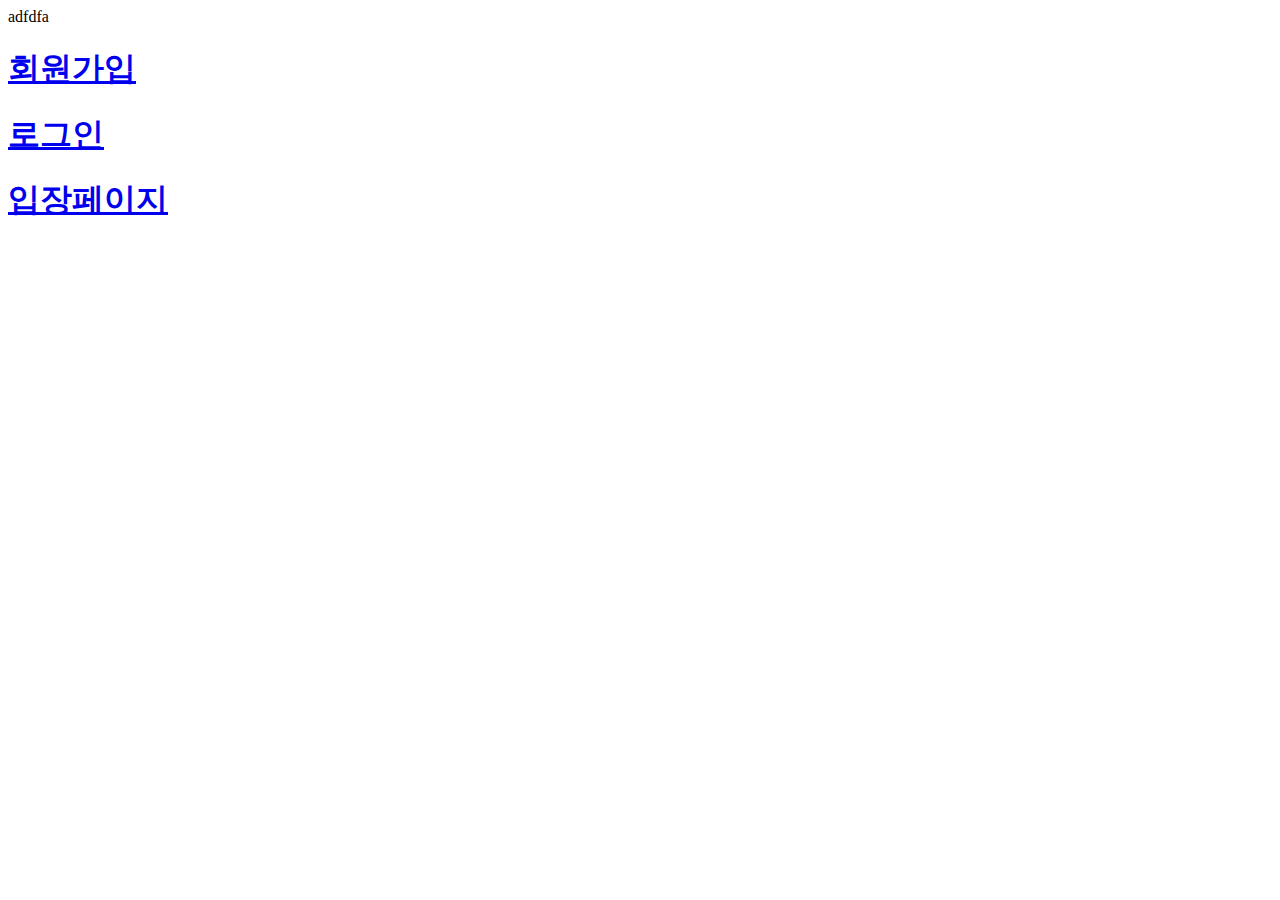
<file: index.html>
<!DOCTYPE html>
<html lang="en">
  <head>
    <meta charset="UTF-8" />
    <meta name="viewport" content="width=device-width, initial-scale=1.0" />
    <title>Document</title>
  </head>
  <body>
    adfdfa
    <h1><a href="./login/signup.html">회원가입</a></h1>
    <h1><a href="./login/login.html">로그인</a></h1>
    <h1><a href="./login/startpage.html">입장페이지</a></h1>
  </body>
</html>
</file>
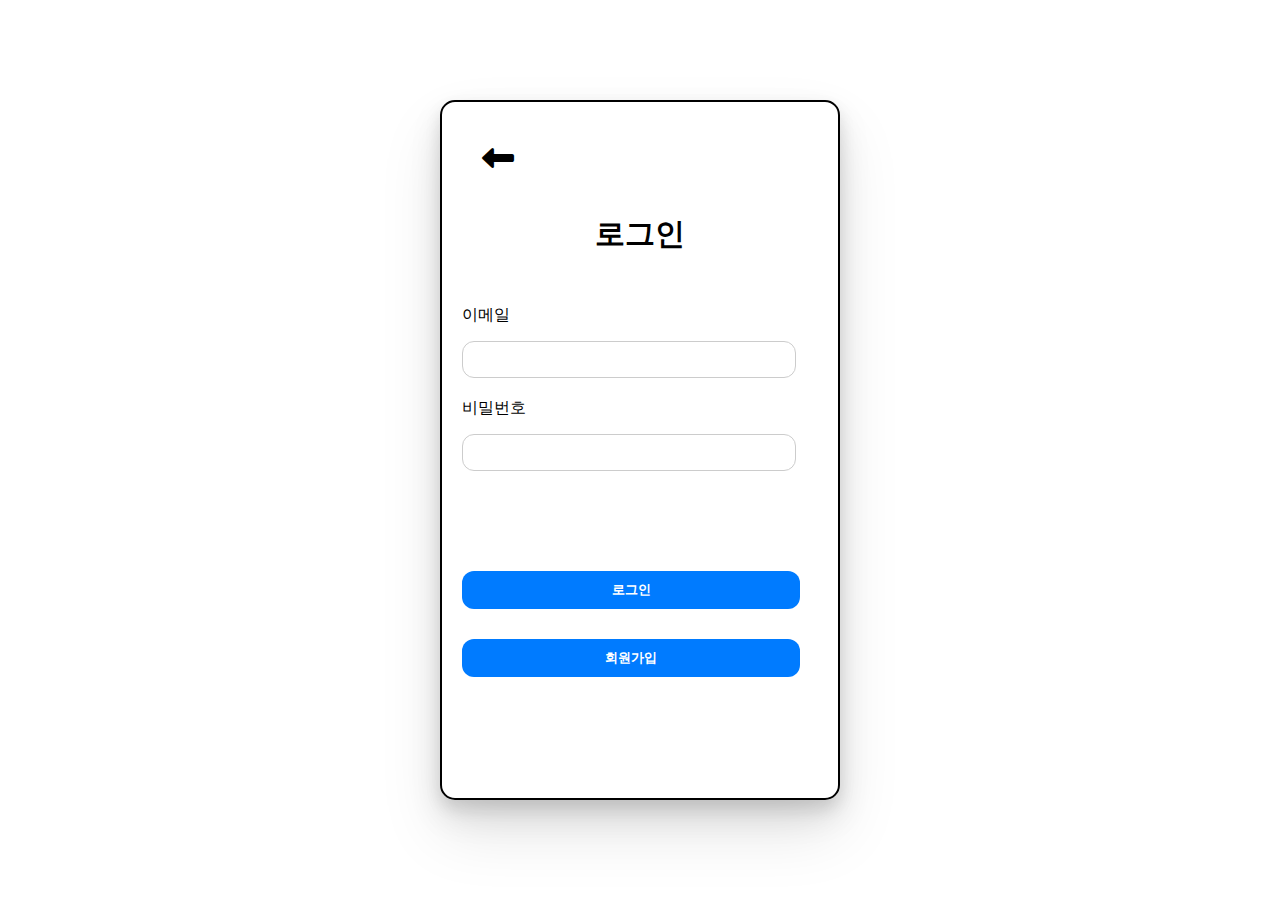
<file: login/login.html>
<!DOCTYPE html>
<html lang="en">
<head>
    <meta charset="UTF-8">
    <meta name="viewport" content="width=device-width, initial-scale=1.0">
    <title>Document</title>
    <link rel="stylesheet" href="https://cdnjs.cloudflare.com/ajax/libs/font-awesome/6.4.0/css/all.min.css">
    <link href="login.css" rel="stylesheet" />
</head>
<body>
    <div class="signInBox">
        <a href="../index.html" class="backButton">
            <i class="fa-solid fa-left-long fa-2x"></i>
        </a>
        <div class="singUp">로그인</div>

        <div class="checkBox">
            <label for="email">이메일</label>
            <input type="email" id="email" required />
            <span id="emailError" class="error">유효한 이메일 주소를 입력하세요.</span>

            <label for="password">비밀번호</label>
            <input type="password" id="password" minlength="8" required />
            <span id="passwordError" class="error">비밀번호는 최소 8자 이상이어야 합니다.</span>
        </div>

        <div>
            <button onclick="loginForm()">로그인</button>
            <button id="signUpButton">회원가입</button>
        </div>
    </div>


    <script>
        function showAlert() {
          alert('인증에 성공했습니다.')
        }

        document.getElementById('signUpButton').addEventListener('click', function() {
            window.location.href = 'signup.html';
        });

        
        function loginForm() {
            const email = document.getElementById('email');
            const password = document.getElementById('password');
            let valid = true;

            // 이메일 유효성 검사
            if (!email.checkValidity()) {
                document.getElementById('emailError').style.display = 'block';
                valid = false;
            } else {
                document.getElementById('emailError').style.display = 'none';
            }

            // 비밀번호 유효성 검사
            if (!password.checkValidity()) {
                document.getElementById('passwordError').style.display = 'block';
                valid = false;
            } else {
                document.getElementById('passwordError').style.display = 'none';
            }

            if (valid) {
                alert('로그인 완료.');
                window.location.href = '../index.html'; 
                // 여기서 폼 제출 로직을 추가할 수 있습니다.
            }
        }
      </script>
</body>
</html>
</file>
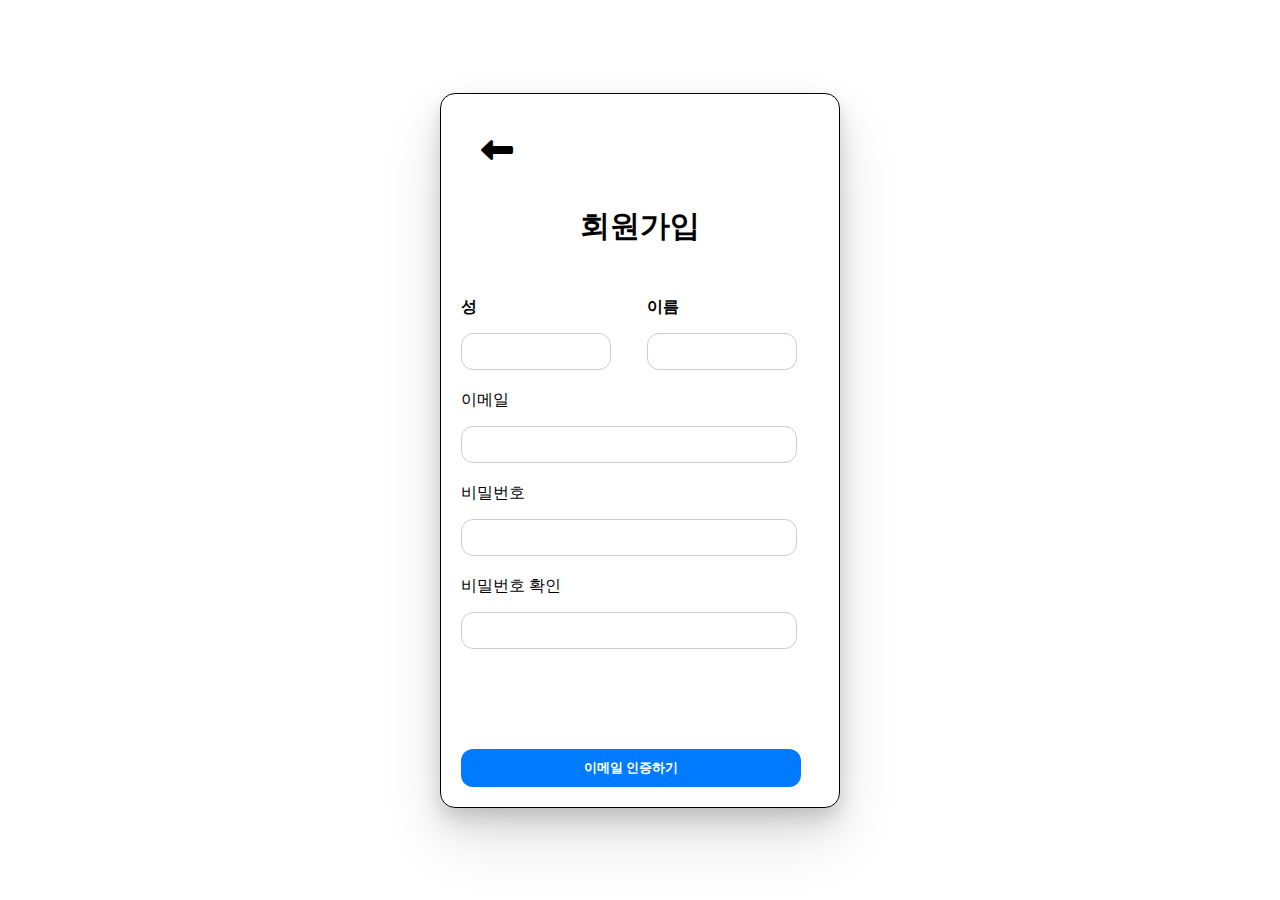
<file: login/signup.html>
<!DOCTYPE html>
<html lang="en">
<head>
    <meta charset="UTF-8">
    <meta name="viewport" content="width=device-width, initial-scale=1.0">
    <title>Document</title>
    <link rel="stylesheet" href="https://cdnjs.cloudflare.com/ajax/libs/font-awesome/6.4.0/css/all.min.css">
    <link href="login.css" rel="stylesheet" />
</head>
<body>
    <div class="loginBox">
        <a href="../index.html" class="backButton">
            <i class="fa-solid fa-left-long fa-2x"></i>
        </a>
        <div class="singUp">회원가입</div>
        <!-- 이름 기입창 -->
        <div class="nameCheck">
            <div class="inputGroup" >
            <label for="lastName">성</label>
            <input type="text" id="lastName"/>
            </div>
            <div class="inputGroup" >
            <label for="firstName">이름</label>
            <input type="text" id="firstName" />
        </div>
        </div>

        <!-- 이메일, 비밀번호 -->
        <div class="checkBox">
            <label for="email">이메일</label>
            <input type="email" id="email" required />
            <span id="emailError" class="error">유효한 이메일 주소를 입력하세요.</span>

            <label for="password">비밀번호</label>
            <input type="password" id="password" minlength="8" required />
            <span id="passwordError" class="error">비밀번호는 최소 8자 이상이어야 합니다.</span>

            <label for="passwordCheck">비밀번호 확인</label>
            <input type="password" id="passwordCheck" required />
            <span id="passwordCheckError" class="error">비밀번호가 일치하지 않습니다.</span>
        </div>

        <div>
            <button onclick="validateForm()">이메일 인증하기</button>
        </div>

    </div>

    <script>
        function showAlert() {
          alert('인증에 성공했습니다.')
        }

        
        function validateForm() {
            const email = document.getElementById('email');
            const password = document.getElementById('password');
            const passwordCheck = document.getElementById('passwordCheck');

            let valid = true;

            // 이메일 유효성 검사
            if (!email.checkValidity()) {
                document.getElementById('emailError').style.display = 'block';
                valid = false;
            } else {
                document.getElementById('emailError').style.display = 'none';
            }

            // 비밀번호 유효성 검사
            if (!password.checkValidity()) {
                document.getElementById('passwordError').style.display = 'block';
                valid = false;
            } else {
                document.getElementById('passwordError').style.display = 'none';
            }

            // 비밀번호 확인 검사
            if (password.value !== passwordCheck.value) {
                document.getElementById('passwordCheckError').style.display = 'block';
                valid = false;
            } else {
                document.getElementById('passwordCheckError').style.display = 'none';
            }

            if (valid) {
                alert('인증 완료 되었습니다.');
                window.location.href = 'success.html'; 
                // 여기서 폼 제출 로직을 추가할 수 있습니다.
            }
        }
      </script>
</body>
</html>
</file>
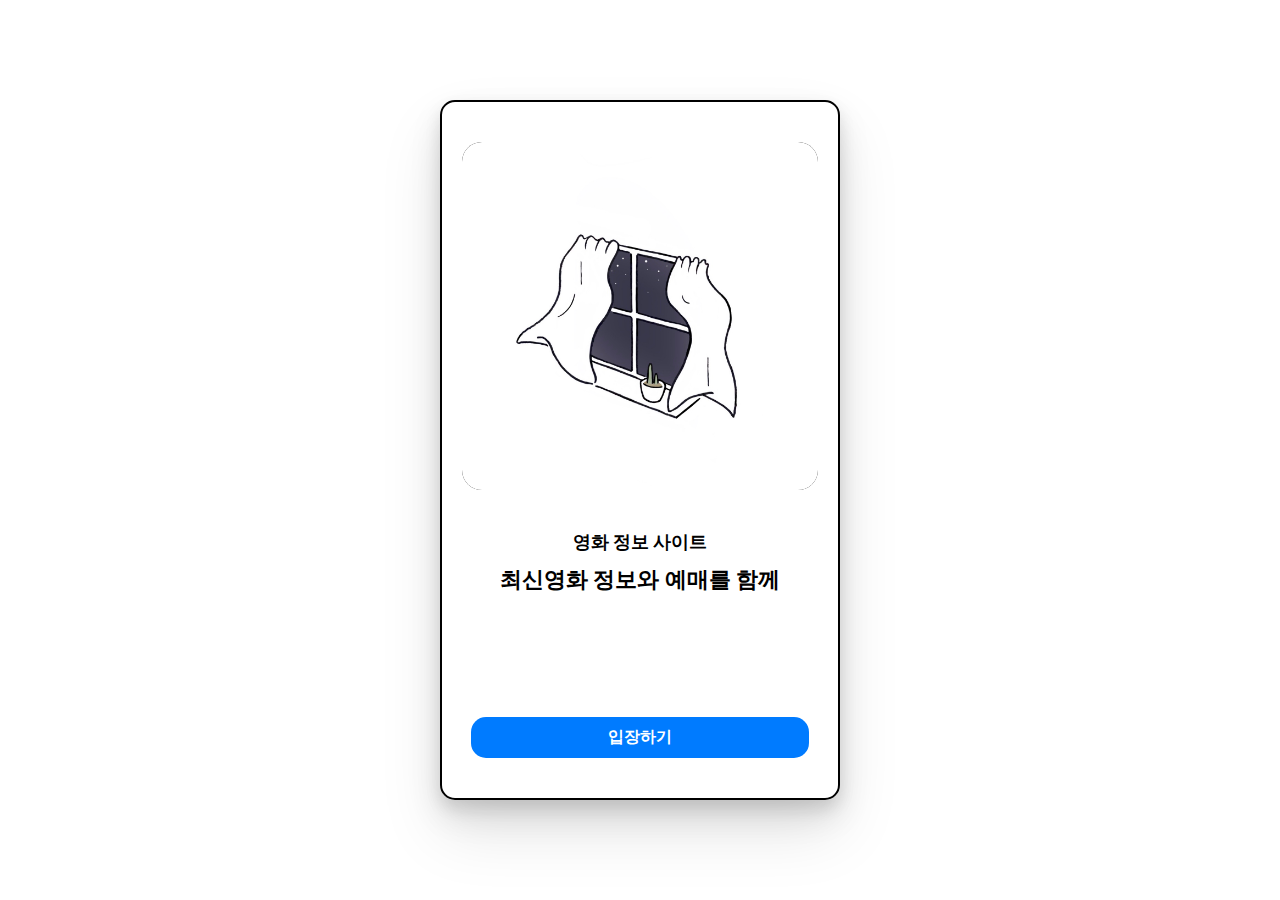
<file: login/startpage.html>
<!DOCTYPE html>
<html lang="en">
<head>
    <meta charset="UTF-8">
    <meta name="viewport" content="width=device-width, initial-scale=1.0">
    <title>Document</title>
    <link href="login.css" rel="stylesheet" />
</head>
<body>
    <div class="startPageBox" >
        <div class="slider">
            <div class="slides">
                <img src="image/image1.jpg" alt="Image 1">
                <img src="image/image4.jpg" alt="Image 2">
                <img src="image/image2.jpg" alt="Image 3">
            </div>
        </div>
        <h1>영화 정보 사이트</h1>
        <p>최신영화 정보와 예매를 함께</p>
        <button class="joinButton" onclick="redirectToMain()">입장하기</button>
    </div>

    <script>
        function redirectToMain() {
            window.location.href = '../index.html'; // 바깥 폴더에 있는 index.html로 이동
        }

            // 이미지 슬라이드 
    let currentIndex = 0;
        const slides = document.querySelectorAll('.slides img');
        const totalSlides = slides.length;

        function showSlide(index) {
            slides.forEach((slide, i) => {
                slide.style.display = (i === index) ? 'block' : 'none';
            });
        }

        function nextSlide() {
            currentIndex = (currentIndex + 1) % totalSlides;
            showSlide(currentIndex);
        }

        setInterval(nextSlide, 5000); // 3초마다 슬라이드 변경

        document.addEventListener('DOMContentLoaded', () => showSlide(currentIndex));
    </script>
</body>
</html>
</file>
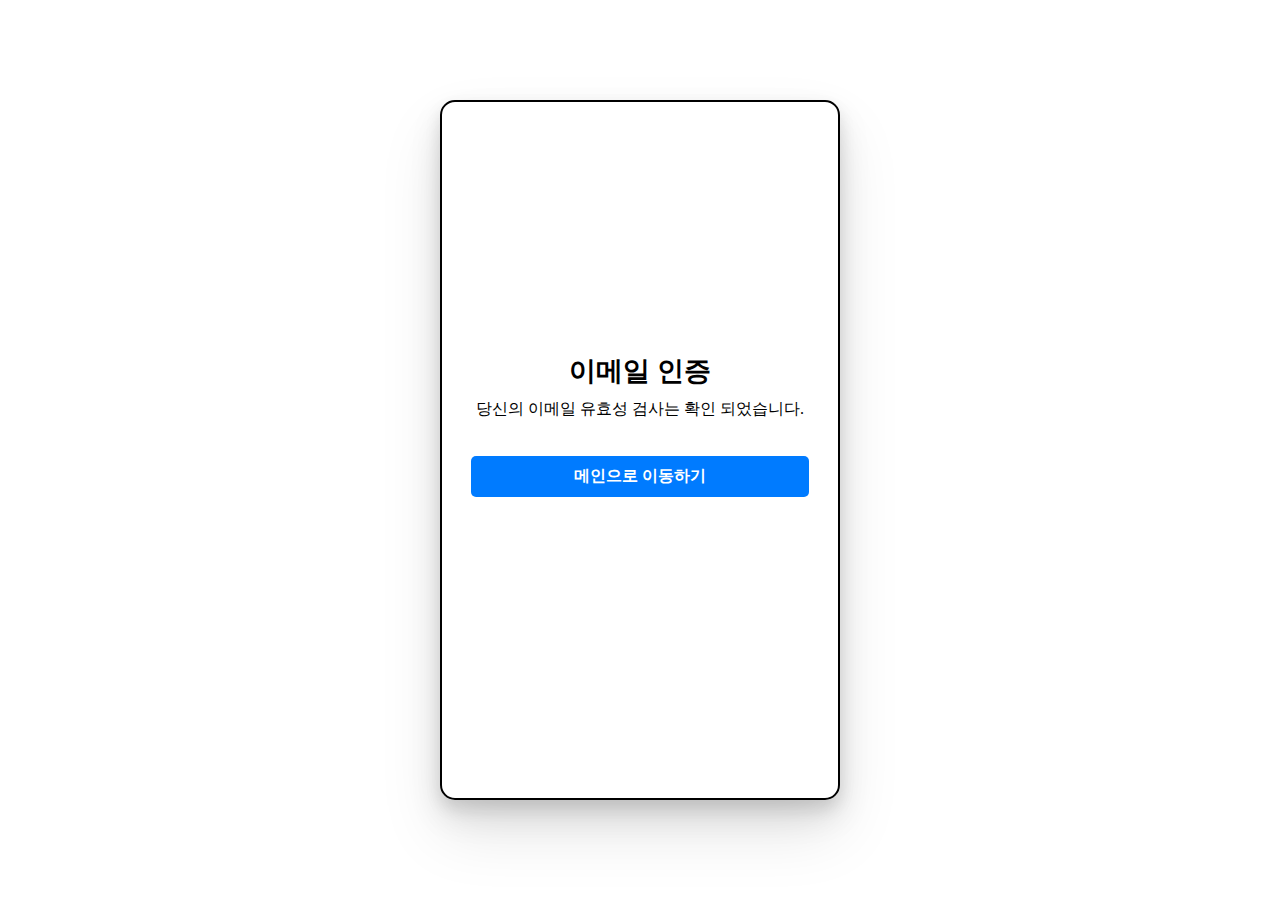
<file: login/success.html>
<!DOCTYPE html>
<html lang="en">
<head>
    <meta charset="UTF-8">
    <meta name="viewport" content="width=device-width, initial-scale=1.0">
    <title>Document</title>
    <link href="login.css" rel="stylesheet" />
</head>
<body>
    <div class="successBox">
        
            
            <h1>이메일 인증</h1>
            <p>당신의 이메일 유효성 검사는 확인 되었습니다.</p>
            <button class="successButton" onclick="redirectToMain()">메인으로 이동하기</button>
    </div>


    <!-- script -->

    <script>
        function redirectToMain() {
            window.location.href = '../index.html'; 
        }






    </script>
</body>
</html>
</file>
<file: login/login.css>
html {
    height: 100%;
    margin: 0;
    display: flex;
    justify-content: center;
    align-items: center;
}

body {
    height: 100%;
    margin: 0;
    display: flex;
    justify-content: center;
    align-items: center;
    /* background-image: url('./image/back.jpg'); */
    background-size: cover; /* 배경 이미지가 body 전체를 커버하도록 설정 */
    background-position: center; /* 배경 이미지가 중앙에 위치하도록 설정 */
    background-attachment: fixed;
    color: black;
}


.nameCheck {
    display: flex;
    justify-content: space-between;
    width: 100%;
}

.loginBox {
    border: 2px solid black;
    border-radius: 15px;
    height: 700px;
    width: 400px;
    padding: 20px;
    box-shadow: 0 8px 16px rgba(0,0,0,0.1), 0 16px 32px rgba(0,0,0,0.1), 0 32px 64px rgba(0,0,0,0.1);
    box-sizing: border-box; /* 전체 박스 크기를 맞추기 위해 추가 */
}

.inputGroup {
    display: flex;
    flex-direction: column;
    width: 48%;
    font-weight: bold;
}

.singUp {
    font-size: 30px;
    text-align: center;
    width: 100%;
    margin-bottom: 50px;
    margin-top: 30px;
    font-weight: bolder;
}

.checkBox {
    display: flex;
    flex-direction: column;
    margin-bottom: 50px;
}

input[type="text"], input[type="email"], input[type="password"] {
    margin: 15px 0 20px;
    padding: 10px;
    border: 1px solid #ccc;
    width: calc(100% - 22px);
    box-sizing: border-box;
    border-radius: 12px;
    background-color: rgba(255, 255, 255, 0.5);
    color: black;
}

button {
    width: 95%; /* 버튼 너비를 100%로 설정 */
    padding: 10px; /* 입력 박스와 동일한 패딩 값 */
    border-radius: 12px; /* 입력 박스와 동일한 테두리 반경 */
    border: none; /* 버튼 테두리 제거 */
    background-color: #007bff; /* 버튼 배경색 */
    color: white; /* 버튼 글자색 */
    cursor: pointer; /* 마우스 오버 시 커서 변경 */
    margin-top: 30px;
    font-weight: bold;
    box-sizing: border-box; /* 패딩을 포함하여 전체 너비 계산 */
}

button:hover {
    background-color: #0056b3; /* 버튼 호버 시 배경색 변경 */
}


.backButton {
    display: inline-block;
    padding: 10px 20px;
    color: black;
    text-align: center;
    border-radius: 5px;
    cursor: pointer;
    margin-top: 10px;
}


/* 기본 스타일 */
.loginBox {
    border: 1px solid black;
    border-radius: 15px;
    height: auto;
    width: 400px;
    padding: 20px;
    box-shadow: 0 8px 16px rgba(0,0,0,0.1), 0 16px 32px rgba(0,0,0,0.1), 0 32px 64px rgba(0,0,0,0.1);
    box-sizing: border-box; /* 전체 박스 크기를 맞추기 위해 추가 */
}

/* 화면 너비가 768px 이하일 때 적용될 스타일 */
@media (max-width: 768px) {
    .loginBox {
        width: 90%; /* 화면 너비에 따라 박스의 너비를 조정 */
        height: auto; /* 내용에 맞춰 높이가 조정되도록 변경 */
        padding: 10px; /* 화면 크기가 작을 때는 패딩을 줄임 */
    }
}

/* 화면 너비가 480px 이하일 때 적용될 스타일 */
@media (max-width: 480px) {
    .loginBox {
        width: 95%; /* 더 작은 화면에 맞게 너비를 늘림 */
    }
}

.error {
    display: none;
    color: red;
    margin-bottom: 5px;
    margin-top: 5px;
    font-size: 12px;
}


/* 성공 창 */

.successBox {
    display: flex;
    flex-direction: column;
    justify-content: center;
    align-items: center;
    border: 2px solid black;
    border-radius: 15px;
    height: 700px;
    width: 400px;
    padding: 20px;
    box-shadow: 0 8px 16px rgba(0,0,0,0.1), 0 16px 32px rgba(0,0,0,0.1), 0 32px 64px rgba(0,0,0,0.1);
    box-sizing: border-box;
    text-align: center; /* 텍스트 중앙 정렬 */
}

.successBox img {
    margin-top: -20px; /* 이미지를 위로 조금 올림 */
    margin-bottom: 20px; /* 텍스트와의 간격 조정 */
}

.successBox h1 {
    font-size: 1.7em; /* 큰 글씨 */
    margin-top: -50px; /* 텍스트 사이 간격 */
    margin-bottom: 10px;
}

.successBox p {
    font-size: 1em; /* 작은 글씨 */
    margin-top: 0px;
}

.successButton {
    padding: 10px 20px; /* 버튼 내부 여백 */
    font-size: 1em; /* 글꼴 크기 */
    color: white; /* 글자 색상 */
    background-color: #007bff; /* 배경 색상 */
    border: none; /* 테두리 제거 */
    border-radius: 5px; /* 둥근 모서리 */
    cursor: pointer; /* 커서 모양 변경 */
    outline: none; /* 포커스 시 아웃라인 제거 */
    margin-top: 20px; /* 위쪽 마진 (위 요소와의 간격) */
}

.successButton:hover {
    background-color: #0056b3; /* 호버 시 배경 색상 변경 */
}

/* 로그인 페이지 */


.signInBox {
    border: 2px solid black;
    border-radius: 15px;
    height: 700px;
    width: 400px;
    padding: 20px;
    box-shadow: 0 8px 16px rgba(0,0,0,0.1), 0 16px 32px rgba(0,0,0,0.1), 0 32px 64px rgba(0,0,0,0.1);
    box-sizing: border-box; /* 전체 박스 크기를 맞추기 위해 추가 */
}

/* 시작 페이지 */

.startPageBox {
    display: flex;
    flex-direction: column;
    justify-content: center;
    align-items: center;
    border: 2px solid black;
    border-radius: 15px;
    height: 700px;
    width: 400px;
    padding: 20px;
    box-shadow: 0 8px 16px rgba(0,0,0,0.1), 0 16px 32px rgba(0,0,0,0.1), 0 32px 64px rgba(0,0,0,0.1);
    box-sizing: border-box;
    text-align: center; /* 텍스트 중앙 정렬 */
}

.startPageBox h1 {
    font-size: 1.1em; /* 큰 글씨 */
    margin-top: 20px; /* 텍스트 사이 간격 */
    margin-bottom: 10px;
    font-weight: bolder;
}

.startPageBox p {
    font-size: 1.4em; /* 작은 글씨 */
    margin-top: 0px;
    font-weight: bold;
}

.joinButton {
    padding: 10px 20px; /* 버튼 내부 여백 */
    font-size: 1em; /* 글꼴 크기 */
    color: white; /* 글자 색상 */
    background-color: #007bff; /* 배경 색상 */
    border: none; /* 테두리 제거 */
    border-radius: 15px; /* 둥근 모서리 */
    cursor: pointer; /* 커서 모양 변경 */
    outline: none; /* 포커스 시 아웃라인 제거 */
    margin-top: 100px; /* 위쪽 마진 (위 요소와의 간격) */
    margin-bottom: 20px;
}

.joinButton:hover {
    background-color: #0056b3; /* 호버 시 배경 색상 변경 */
}

/* 슬라이드 이미지 */
.slider {
    width: 100%;
    height: 100%; /* 슬라이더 높이 조정 */
    overflow: hidden;
    position: relative;
    margin-top: 20px;
    margin-bottom: 20px;
    background-color: #000; /* 필요에 따라 배경색 설정 */
    border-radius: 20px; /* 둥근 테두리 적용 */
}

.slides img {
    width: 100%;
    height: 100%;
    object-fit: contain; /* 이미지가 슬라이더 크기에 맞춰 조정되도록 설정 */
    border-radius: inherit; /* 부모의 border-radius 상속 */
}
</file>
